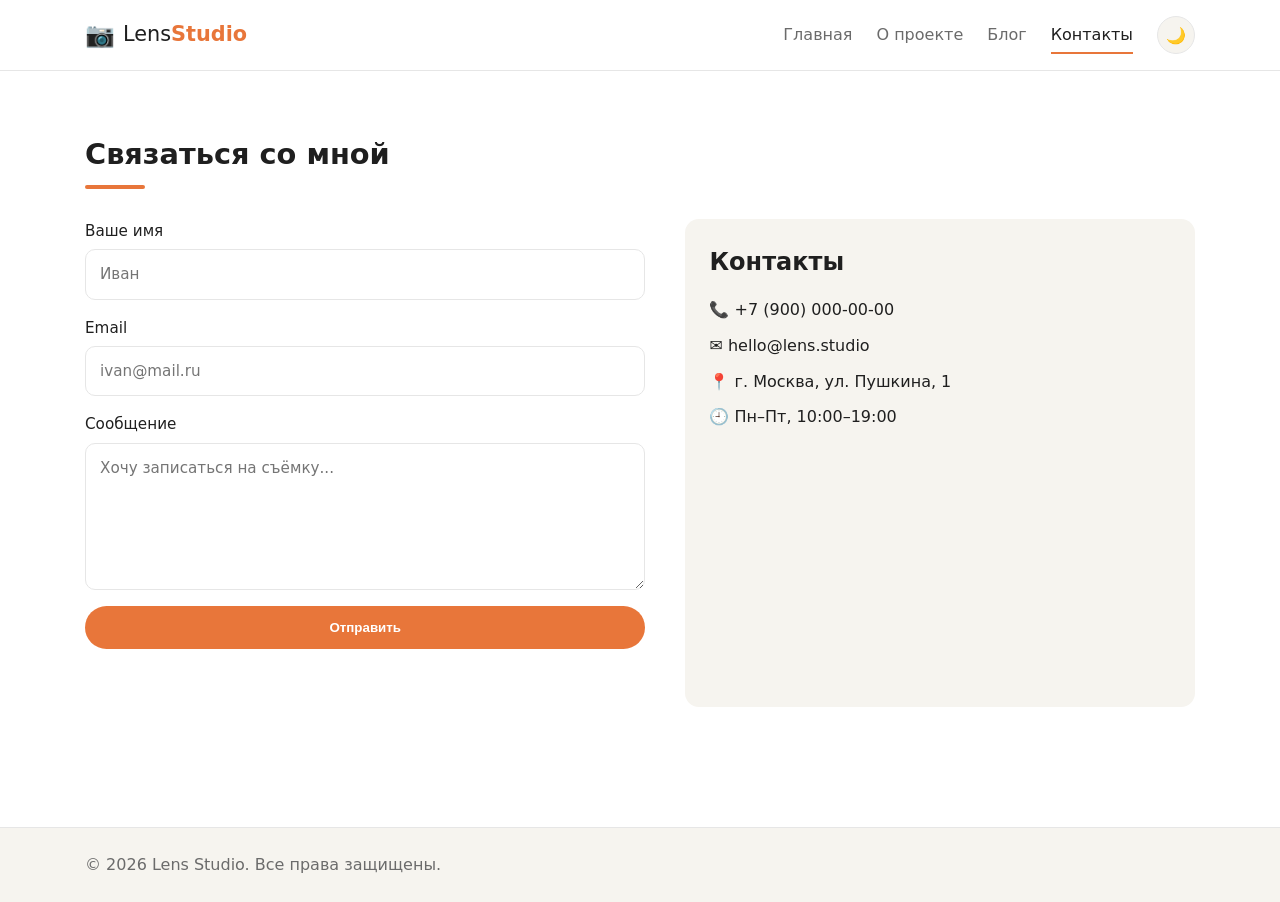
<file: contact.html>
<!DOCTYPE html>
<html lang="ru">
<head>
  <meta charset="UTF-8" />
  <meta name="viewport" content="width=device-width, initial-scale=1.0" />
  <title>Контакты — Lens Studio</title>
  <link rel="stylesheet" href="css/style.css" />
</head>
<body>
  <header class="header">
    <div class="container header__inner">
      <a href="index.html" class="logo"><span class="logo__icon">📷</span><span class="logo__text">Lens<strong>Studio</strong></span></a>
      <button class="burger" id="burger" aria-label="Открыть меню">☰</button>
      <nav class="nav" id="nav">
        <a href="index.html" class="nav__link">Главная</a>
        <a href="about.html" class="nav__link">О проекте</a>
        <a href="blog.html" class="nav__link">Блог</a>
        <a href="contact.html" class="nav__link active">Контакты</a>
        <button class="theme-btn" id="themeToggle" title="Сменить тему">🌙</button>
      </nav>
    </div>
  </header>

  <main class="container section">
    <h1 class="section__title">Связаться со мной</h1>
    <div class="contact-wrap">
      <form class="form" id="contactForm" novalidate>
        <label>
          Ваше имя
          <input type="text" name="name" required placeholder="Иван" />
        </label>
        <label>
          Email
          <input type="email" name="email" required placeholder="ivan@mail.ru" />
        </label>
        <label>
          Сообщение
          <textarea name="message" rows="5" required placeholder="Хочу записаться на съёмку..."></textarea>
        </label>
        <button type="submit" class="btn btn--primary">Отправить</button>
        <p class="form__status" id="formStatus"></p>
      </form>

      <aside class="contact-info">
        <h2>Контакты</h2>
        <p>📞 +7 (900) 000-00-00</p>
        <p>✉️ hello@lens.studio</p>
        <p>📍 г. Москва, ул. Пушкина, 1</p>
        <p>🕘 Пн–Пт, 10:00–19:00</p>
        <iframe
          src="https://www.openstreetmap.org/export/embed.html?bbox=37.6%2C55.75%2C37.65%2C55.77&amp;layer=mapnik"
          style="border:0;width:100%;height:220px;border-radius:12px;margin-top:1rem"
          loading="lazy"></iframe>
      </aside>
    </div>
  </main>

  <footer class="footer">
    <div class="container footer__inner">
      <p>© <span id="year"></span> Lens Studio. Все права защищены.</p>
    </div>
  </footer>

  <script src="js/script.js"></script>
</body>
</html>
</file>
<file: css/style.css>
/* ================= BASE ================= */
:root {
  --bg: #ffffff;
  --bg-alt: #f6f4ef;
  --text: #1f1f1f;
  --muted: #6b6b6b;
  --accent: #e8763a;
  --card: #ffffff;
  --border: #e6e6e6;
  --radius: 14px;
  --shadow: 0 10px 30px rgba(0,0,0,.08);
  --transition: .3s ease;
}

[data-theme="dark"] {
  --bg: #14151a;
  --bg-alt: #1c1e26;
  --text: #f2f2f2;
  --muted: #a5a5b0;
  --card: #1f2129;
  --border: #2a2d37;
  --shadow: 0 10px 30px rgba(0,0,0,.4);
}

* { box-sizing: border-box; margin: 0; padding: 0; }

html { scroll-behavior: smooth; }

body {
  font-family: "Segoe UI", system-ui, -apple-system, sans-serif;
  background: var(--bg);
  color: var(--text);
  line-height: 1.6;
  transition: background var(--transition), color var(--transition);
}

.container { max-width: 1150px; margin: 0 auto; padding: 0 20px; }
img { max-width: 100%; display: block; border-radius: var(--radius); }
a { color: inherit; text-decoration: none; }

/* ================= HEADER ================= */
.header {
  position: sticky; top: 0; z-index: 100;
  background: color-mix(in srgb, var(--bg) 90%, transparent);
  backdrop-filter: blur(10px);
  border-bottom: 1px solid var(--border);
}
.header__inner { display: flex; align-items: center; justify-content: space-between; height: 70px; }
.logo { display: flex; align-items: center; gap: 8px; font-size: 1.3rem; }
.logo__text strong { color: var(--accent); }
.logo__icon { font-size: 1.5rem; }

.nav { display: flex; align-items: center; gap: 24px; }
.nav__link { position: relative; padding: 6px 0; color: var(--muted); transition: color var(--transition); }
.nav__link::after {
  content: ""; position: absolute; left: 0; bottom: 0; width: 0; height: 2px;
  background: var(--accent); transition: width var(--transition);
}
.nav__link:hover, .nav__link.active { color: var(--text); }
.nav__link:hover::after, .nav__link.active::after { width: 100%; }

.theme-btn {
  background: var(--bg-alt); border: 1px solid var(--border); border-radius: 50%;
  width: 38px; height: 38px; cursor: pointer; font-size: 1rem; transition: var(--transition);
}
.theme-btn:hover { transform: rotate(20deg) scale(1.1); }

.burger { display: none; background: none; border: none; font-size: 1.6rem; color: var(--text); cursor: pointer; }

/* ================= HERO ================= */
.hero { padding: 80px 0 60px; background: var(--bg-alt); overflow: hidden; }
.hero__inner { display: grid; grid-template-columns: 1.1fr 1fr; gap: 50px; align-items: center; }
.hero__title { font-size: clamp(2rem, 4vw, 3.2rem); line-height: 1.15; margin-bottom: 20px; }
.accent { color: var(--accent); }
.hero__subtitle { color: var(--muted); margin-bottom: 30px; max-width: 500px; font-size: 1.05rem; }
.hero__actions { display: flex; gap: 12px; flex-wrap: wrap; }
.hero__image { position: relative; }
.hero__image img { box-shadow: var(--shadow); }
.hero__badge {
  position: absolute; bottom: -14px; left: -14px;
  background: var(--accent); color: #fff; padding: 8px 16px; border-radius: 999px;
  font-size: .9rem; box-shadow: var(--shadow);
  animation: float 3s ease-in-out infinite;
}
@keyframes float { 0%,100% { transform: translateY(0);} 50% { transform: translateY(-8px);} }

.hero__text { animation: fadeUp .9s ease both; }
@keyframes fadeUp { from {opacity:0; transform: translateY(20px);} to {opacity:1; transform:none;} }

/* ================= BUTTONS ================= */
.btn {
  display: inline-block; padding: 12px 24px; border-radius: 999px;
  font-weight: 600; cursor: pointer; border: 2px solid transparent;
  transition: var(--transition);
}
.btn--primary { background: var(--accent); color: #fff; }
.btn--primary:hover { transform: translateY(-2px); box-shadow: 0 8px 20px rgba(232,118,58,.4); }
.btn--ghost { border-color: var(--border); color: var(--text); }
.btn--ghost:hover { border-color: var(--accent); color: var(--accent); }

/* ================= STATS ================= */
.stats {
  display: grid; grid-template-columns: repeat(4, 1fr);
  gap: 20px; padding: 50px 20px; text-align: center;
}
.stat__num { display: block; font-size: 2.2rem; font-weight: 700; color: var(--accent); }
.stat span:last-child { color: var(--muted); font-size: .95rem; }

/* ================= SECTIONS ================= */
.section { padding: 60px 20px; }
.section__title { font-size: 1.8rem; margin-bottom: 30px; position: relative; }
.section__title::after {
  content: ""; display: block; width: 60px; height: 4px;
  background: var(--accent); border-radius: 2px; margin-top: 8px;
}
.section__subtitle { color: var(--muted); margin-bottom: 24px; }

/* ================= CARDS ================= */
.cards { display: grid; grid-template-columns: repeat(auto-fit, minmax(260px, 1fr)); gap: 24px; }
.card {
  background: var(--card); border: 1px solid var(--border); border-radius: var(--radius);
  padding: 18px; box-shadow: var(--shadow);
  transition: transform var(--transition), box-shadow var(--transition);
}
.card:hover { transform: translateY(-6px); }
.card img { aspect-ratio: 4/3; object-fit: cover; margin-bottom: 14px; }
.card h3 { margin-bottom: 8px; }
.card p { color: var(--muted); }

/* ================= NEWS ================= */
.news { list-style: none; display: flex; flex-direction: column; gap: 16px; }
.news__item {
  display: flex; gap: 20px; padding: 18px;
  background: var(--card); border-radius: var(--radius); border: 1px solid var(--border);
  transition: var(--transition);
}
.news__item:hover { border-color: var(--accent); }
.news__item time { color: var(--accent); font-weight: 600; min-width: 100px; }
.news__item h4 { margin-bottom: 4px; }
.news__item p { color: var(--muted); }

/* ================= ABOUT ================= */
.about { display: grid; grid-template-columns: 1fr 1fr; gap: 40px; align-items: center; margin-bottom: 50px; }
.about__text h2 { margin-bottom: 14px; }
.about__text p { color: var(--muted); margin-bottom: 12px; }
.list, .timeline { padding-left: 24px; margin-bottom: 30px; }
.list li, .timeline li { margin-bottom: 10px; color: var(--muted); }
.list li::marker, .timeline li::marker { color: var(--accent); }

/* ================= BLOG ================= */
.blog-grid { display: grid; grid-template-columns: repeat(auto-fit, minmax(280px, 1fr)); gap: 24px; }
.post {
  background: var(--card); border: 1px solid var(--border); border-radius: var(--radius);
  overflow: hidden; box-shadow: var(--shadow); transition: var(--transition);
}
.post:hover { transform: translateY(-6px); }
.post img { border-radius: 0; aspect-ratio: 16/10; object-fit: cover; }
.post__body { padding: 18px; }
.post__body h3 { margin-bottom: 8px; }
.post__body p { color: var(--muted); margin-bottom: 14px; }

.fav-btn {
  background: var(--bg-alt); border: 1px solid var(--border); color: var(--text);
  padding: 8px 14px; border-radius: 999px; cursor: pointer; transition: var(--transition);
  font-size: .9rem;
}
.fav-btn:hover { border-color: var(--accent); color: var(--accent); }
.fav-btn.active { background: var(--accent); color: #fff; border-color: var(--accent); }

.fav-list { display: flex; flex-wrap: wrap; gap: 10px; color: var(--muted); }
.fav-chip {
  padding: 6px 14px; background: var(--bg-alt); border: 1px solid var(--border);
  border-radius: 999px; color: var(--text);
}

/* ================= CONTACT ================= */
.contact-wrap { display: grid; grid-template-columns: 1.1fr 1fr; gap: 40px; }
.form { display: flex; flex-direction: column; gap: 16px; }
.form label { display: flex; flex-direction: column; gap: 6px; font-weight: 500; font-size: .95rem; }
.form input, .form textarea {
  padding: 12px 14px; border-radius: 10px; border: 1px solid var(--border);
  background: var(--card); color: var(--text); font: inherit; outline: none;
  transition: border-color var(--transition);
}
.form input:focus, .form textarea:focus { border-color: var(--accent); }
.form__status { font-size: .9rem; color: var(--accent); min-height: 1.2em; }
.contact-info { background: var(--bg-alt); padding: 24px; border-radius: var(--radius); }
.contact-info h2 { margin-bottom: 16px; }
.contact-info p { margin-bottom: 10px; }

/* ================= FOOTER ================= */
.footer { background: var(--bg-alt); border-top: 1px solid var(--border); margin-top: 60px; padding: 24px 0; }
.footer__inner { display: flex; justify-content: space-between; flex-wrap: wrap; gap: 12px; color: var(--muted); }
.footer__links { display: flex; gap: 20px; }
.footer__links a:hover { color: var(--accent); }

/* ================= REVEAL ANIMATION ================= */
.reveal { opacity: 0; transform: translateY(30px); transition: opacity .7s ease, transform .7s ease; }
.reveal.visible { opacity: 1; transform: none; }

/* ================= MOBILE ================= */
@media (max-width: 768px) {
  .burger { display: block; }
  .nav {
    position: fixed; top: 70px; right: 0; height: calc(100vh - 70px);
    width: 260px; background: var(--bg); flex-direction: column;
    padding: 30px; transform: translateX(100%);
    transition: transform var(--transition); border-left: 1px solid var(--border);
    align-items: flex-start; gap: 18px;
  }
  .nav.open { transform: translateX(0); }
  .hero { padding: 40px 0; }
  .hero__inner { grid-template-columns: 1fr; }
  .hero__image { order: -1; max-width: 400px; }
  .stats { grid-template-columns: repeat(2, 1fr); }
  .about { grid-template-columns: 1fr; }
  .contact-wrap { grid-template-columns: 1fr; }
  .news__item { flex-direction: column; gap: 6px; }
  .footer__inner { flex-direction: column; text-align: center; align-items: center; }
}
</file>
